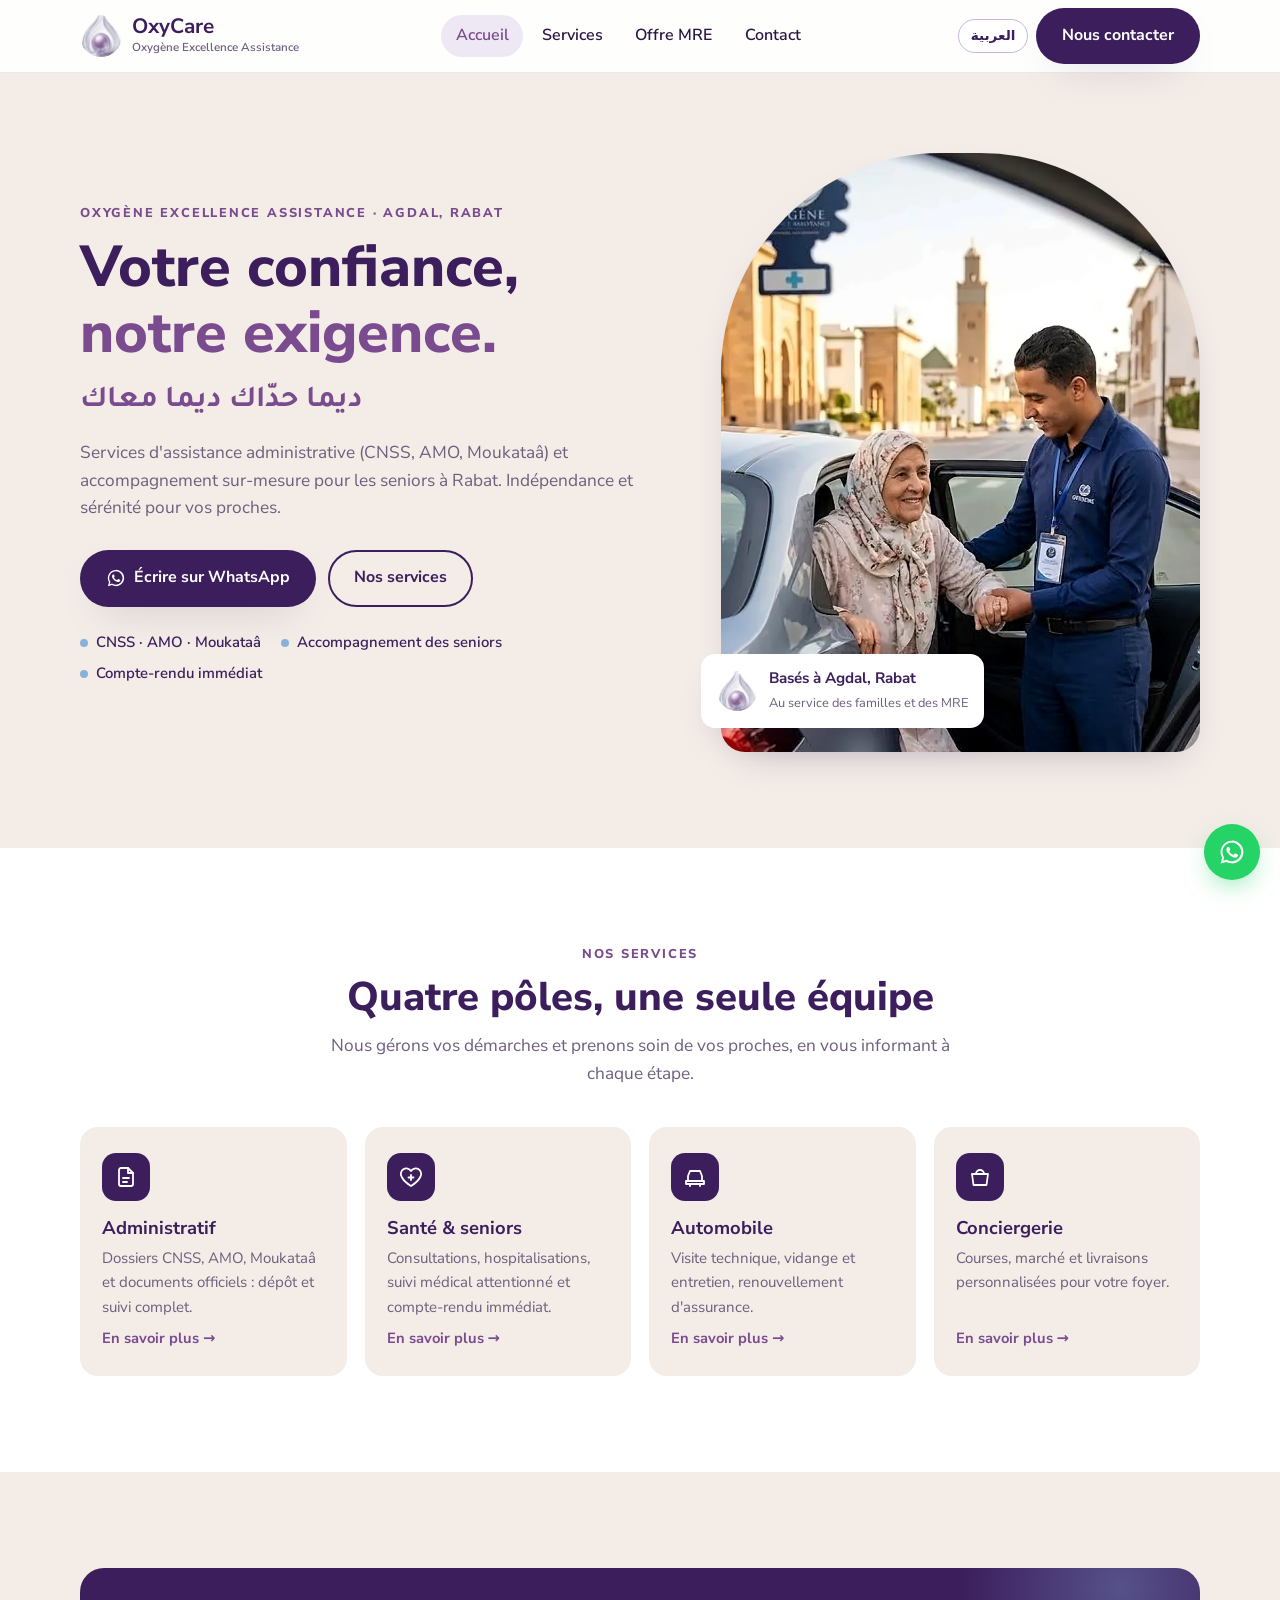
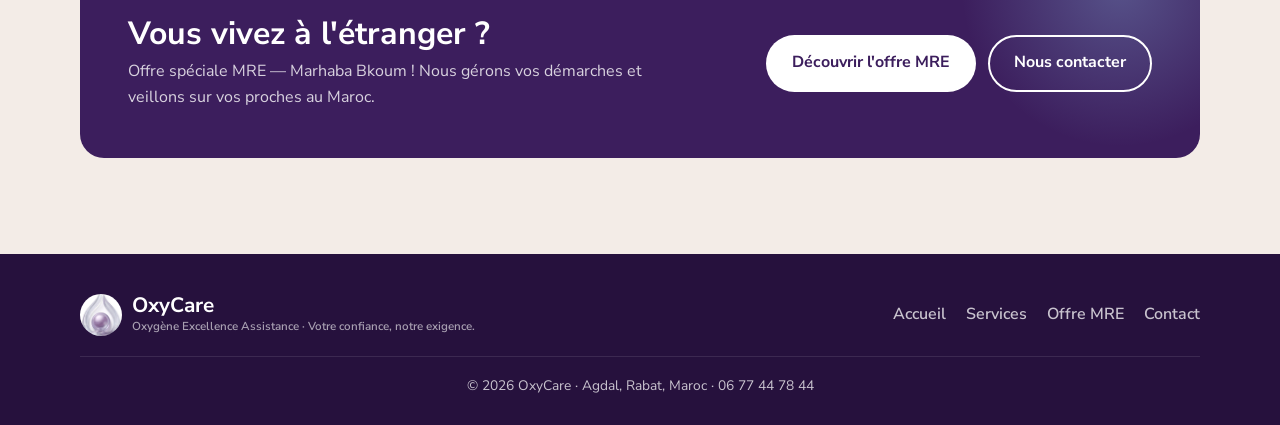
<file: index.html>
<!DOCTYPE html>
<html lang="fr" dir="ltr">
<head>
  <meta charset="UTF-8">
  <script>document.documentElement.classList.add("js")</script>
  <meta name="viewport" content="width=device-width, initial-scale=1">
  <title>OxyCare – Oxygène Excellence Assistance | Rabat</title>
  <meta name="description" content="OxyCare (Oxygène Excellence Assistance) : assistance administrative (CNSS, AMO, Moukataâ) et accompagnement sur-mesure des seniors à Rabat.">
  <meta property="og:title" content="OxyCare – Oxygène Excellence Assistance | Rabat">
  <meta property="og:description" content="OxyCare (Oxygène Excellence Assistance) : assistance administrative (CNSS, AMO, Moukataâ) et accompagnement sur-mesure des seniors à Rabat.">
  <meta property="og:image" content="https://douniaelabbassi-dounia.github.io/oxycare-v2/assets/img/og-cover.jpg">
  <meta property="og:type" content="website">
  <meta name="theme-color" content="#3C1E5D">
  <link rel="icon" type="image/png" href="assets/img/favicon.png">
  <link rel="preconnect" href="https://fonts.googleapis.com">
  <link rel="preconnect" href="https://fonts.gstatic.com" crossorigin>
  <link href="https://fonts.googleapis.com/css2?family=Nunito+Sans:opsz,wght@6..12,400;6..12,600;6..12,700;6..12,800&family=Tajawal:wght@500;700;800&display=swap" rel="stylesheet">
  <link rel="stylesheet" href="css/style.css">
</head>
<body>

<header class="header">
  <div class="container header__inner">
    <a href="index.html" class="brand" aria-label="OxyCare – accueil">
      <img src="assets/img/oxycare-icon.jpg" alt="">
      <span><strong>OxyCare</strong><small>Oxygène Excellence Assistance</small></span>
    </a>
    <nav class="nav" id="nav" aria-label="Navigation principale">
      <a href="index.html" data-i18n="nav.home" aria-current="page">Accueil</a>
      <a href="services.html" data-i18n="nav.services">Services</a>
      <a href="mre.html" data-i18n="nav.mre">Offre MRE</a>
      <a href="contact.html" data-i18n="nav.contact">Contact</a>
    </nav>
    <div class="header__actions">
      <button class="lang" id="langToggle" type="button" aria-label="Changer de langue">العربية</button>
      <a class="btn btn--primary" href="contact.html" data-i18n="cta.contact">Nous contacter</a>
      <button class="burger" id="burger" type="button" aria-label="Menu" aria-expanded="false" aria-controls="nav"><span></span><span></span><span></span></button>
    </div>
  </div>
</header>

<main>

<section class="hero">
  <div class="container hero__inner">
    <div class="fade">
      <p class="eyebrow" data-i18n="hero.eyebrow">Oxygène Excellence Assistance · Agdal, Rabat</p>
      <h1><span data-i18n="hero.t1">Votre confiance,</span><br><span class="accent" data-i18n="hero.t2">notre exigence.</span></h1>
      <p class="ar-slogan" lang="ar" dir="rtl">ديما حدّاك ديما معاك</p>
      <p class="lead" data-i18n="hero.lead">Services d'assistance administrative (CNSS, AMO, Moukataâ) et accompagnement sur-mesure pour les seniors à Rabat. Indépendance et sérénité pour vos proches.</p>
      <div class="hero__cta">
        <a class="btn btn--primary" data-link="whatsapp" href="#" target="_blank" rel="noopener"><svg viewBox="0 0 32 32" aria-hidden="true"><path fill="currentColor" d="M16 3a13 13 0 0 0-11.2 19.6L3 29l6.6-1.7A13 13 0 1 0 16 3Zm0 23.7c-2 0-4-.6-5.7-1.6l-.4-.2-3.9 1 1-3.8-.3-.4A10.7 10.7 0 1 1 16 26.7Zm5.9-8c-.3-.2-1.9-1-2.2-1-.3-.1-.5-.2-.7.2l-1 1.2c-.2.2-.4.2-.7.1a8.8 8.8 0 0 1-4.4-3.8c-.3-.6.3-.5 1-1.7.1-.2 0-.4 0-.6l-1-2.4c-.3-.6-.5-.5-.7-.5h-.6c-.2 0-.6.1-.9.4-.3.3-1.1 1.1-1.1 2.7s1.2 3.2 1.3 3.4c.2.2 2.3 3.5 5.6 4.9 2.1.9 2.9 1 4 .8.6-.1 1.9-.8 2.2-1.5.3-.7.3-1.4.2-1.5l-.6-.4Z"/></svg><span data-i18n="hero.cta1">Écrire sur WhatsApp</span></a>
        <a class="btn btn--outline" href="services.html" data-i18n="hero.cta2">Nos services</a>
      </div>
      <ul class="hero__trust">
        <li>CNSS · AMO · Moukataâ</li>
        <li data-i18n="trust.2">Accompagnement des seniors</li>
        <li data-i18n="trust.3">Compte-rendu immédiat</li>
      </ul>
    </div>
    <div class="hero__photo fade">
      <picture><source srcset="assets/img/photos/accompagnement-senior.webp" type="image/webp"><img src="assets/img/photos/accompagnement-senior.jpg" alt="Un accompagnateur OxyCare aide une dame âgée à sortir de la voiture, à Rabat" ></picture>
      <div class="hero__badge">
        <img src="assets/img/oxycare-icon.jpg" alt="">
        <div><strong data-i18n="badge.t">Basés à Agdal, Rabat</strong><small data-i18n="badge.s">Au service des familles et des MRE</small></div>
      </div>
    </div>
  </div>
</section>

<section class="section section--white">
  <div class="container">
    <div class="center fade">
      <p class="eyebrow" data-i18n="poles.eyebrow">Nos services</p>
      <h2 class="title" data-i18n="poles.title">Quatre pôles, une seule équipe</h2>
      <p class="lead" data-i18n="poles.lead">Nous gérons vos démarches et prenons soin de vos proches, en vous informant à chaque étape.</p>
    </div>
    <div class="poles">
      <a class="pole fade" href="services.html#administratif"><span class="pole__icon"><svg viewBox="0 0 24 24" aria-hidden="true"><path d="M14 3H7a2 2 0 0 0-2 2v14a2 2 0 0 0 2 2h10a2 2 0 0 0 2-2V8Z"/><path d="M14 3v5h5M9 13h6M9 17h4"/></svg></span><h3 data-i18n="p.admin.t">Administratif</h3><p data-i18n="p.admin.d">Dossiers CNSS, AMO, Moukataâ et documents officiels : dépôt et suivi complet.</p><span class="pole__more" data-i18n="more">En savoir plus →</span></a>
      <a class="pole fade" href="services.html#sante"><span class="pole__icon"><svg viewBox="0 0 24 24" aria-hidden="true"><path d="M12 21s-7-4.4-9.3-9A5.4 5.4 0 0 1 12 6a5.4 5.4 0 0 1 9.3 6c-2.3 4.6-9.3 9-9.3 9Z"/><path d="M12 10v5M9.5 12.5h5"/></svg></span><h3 data-i18n="p.sante.t">Santé & seniors</h3><p data-i18n="p.sante.d">Consultations, hospitalisations, suivi médical attentionné et compte-rendu immédiat.</p><span class="pole__more" data-i18n="more">En savoir plus →</span></a>
      <a class="pole fade" href="services.html#automobile"><span class="pole__icon"><svg viewBox="0 0 24 24" aria-hidden="true"><path d="M5 16V11l2-5h10l2 5v5"/><path d="M3 16h18v3H3zM7 19v2M17 19v2"/></svg></span><h3 data-i18n="p.auto.t">Automobile</h3><p data-i18n="p.auto.d">Visite technique, vidange et entretien, renouvellement d'assurance.</p><span class="pole__more" data-i18n="more">En savoir plus →</span></a>
      <a class="pole fade" href="services.html#conciergerie"><span class="pole__icon"><svg viewBox="0 0 24 24" aria-hidden="true"><path d="M4 9h16l-1.5 11h-13Z"/><path d="M8 9a4 4 0 0 1 8 0"/></svg></span><h3 data-i18n="p.conc.t">Conciergerie</h3><p data-i18n="p.conc.d">Courses, marché et livraisons personnalisées pour votre foyer.</p><span class="pole__more" data-i18n="more">En savoir plus →</span></a>
    </div>
  </div>
</section>

<section class="section">
  <div class="container">
    <div class="cta-band fade">
      <div>
        <h2 data-i18n="band.t">Vous vivez à l'étranger ?</h2>
        <p data-i18n="band.p">Offre spéciale MRE — Marhaba Bkoum ! Nous gérons vos démarches et veillons sur vos proches au Maroc.</p>
      </div>
      <div class="cta-band__actions">
        <a class="btn btn--light" href="mre.html" data-i18n="band.cta1">Découvrir l'offre MRE</a>
        <a class="btn btn--outline" style="border-color:#fff;color:#fff" href="contact.html" data-i18n="band.cta2">Nous contacter</a>
      </div>
    </div>
  </div>
</section>
</main>

<footer class="footer">
  <div class="container footer__inner">
    <a href="index.html" class="brand">
      <img src="assets/img/oxycare-icon.jpg" alt="">
      <span><strong>OxyCare</strong><small>Oxygène Excellence Assistance · <span data-i18n="footer.motto">Votre confiance, notre exigence.</span></small></span>
    </a>
    <nav class="footer__links" aria-label="Pied de page">
      <a href="index.html" data-i18n="nav.home">Accueil</a>
      <a href="services.html" data-i18n="nav.services">Services</a>
      <a href="mre.html" data-i18n="nav.mre">Offre MRE</a>
      <a href="contact.html" data-i18n="nav.contact">Contact</a>
    </nav>
    <p class="footer__copy">© <span data-year></span> OxyCare · <span data-i18n="c.city">Agdal, Rabat, Maroc</span> · <span class="ltr">06 77 44 78 44</span></p>
  </div>
</footer>

<a class="wa-float" data-link="whatsapp" href="#" target="_blank" rel="noopener" aria-label="Écrire sur WhatsApp"><svg viewBox="0 0 32 32" aria-hidden="true"><path fill="currentColor" d="M16 3a13 13 0 0 0-11.2 19.6L3 29l6.6-1.7A13 13 0 1 0 16 3Zm0 23.7c-2 0-4-.6-5.7-1.6l-.4-.2-3.9 1 1-3.8-.3-.4A10.7 10.7 0 1 1 16 26.7Zm5.9-8c-.3-.2-1.9-1-2.2-1-.3-.1-.5-.2-.7.2l-1 1.2c-.2.2-.4.2-.7.1a8.8 8.8 0 0 1-4.4-3.8c-.3-.6.3-.5 1-1.7.1-.2 0-.4 0-.6l-1-2.4c-.3-.6-.5-.5-.7-.5h-.6c-.2 0-.6.1-.9.4-.3.3-1.1 1.1-1.1 2.7s1.2 3.2 1.3 3.4c.2.2 2.3 3.5 5.6 4.9 2.1.9 2.9 1 4 .8.6-.1 1.9-.8 2.2-1.5.3-.7.3-1.4.2-1.5l-.6-.4Z"/></svg></a>

<script src="js/app.js"></script>
</body>
</html>
</file>
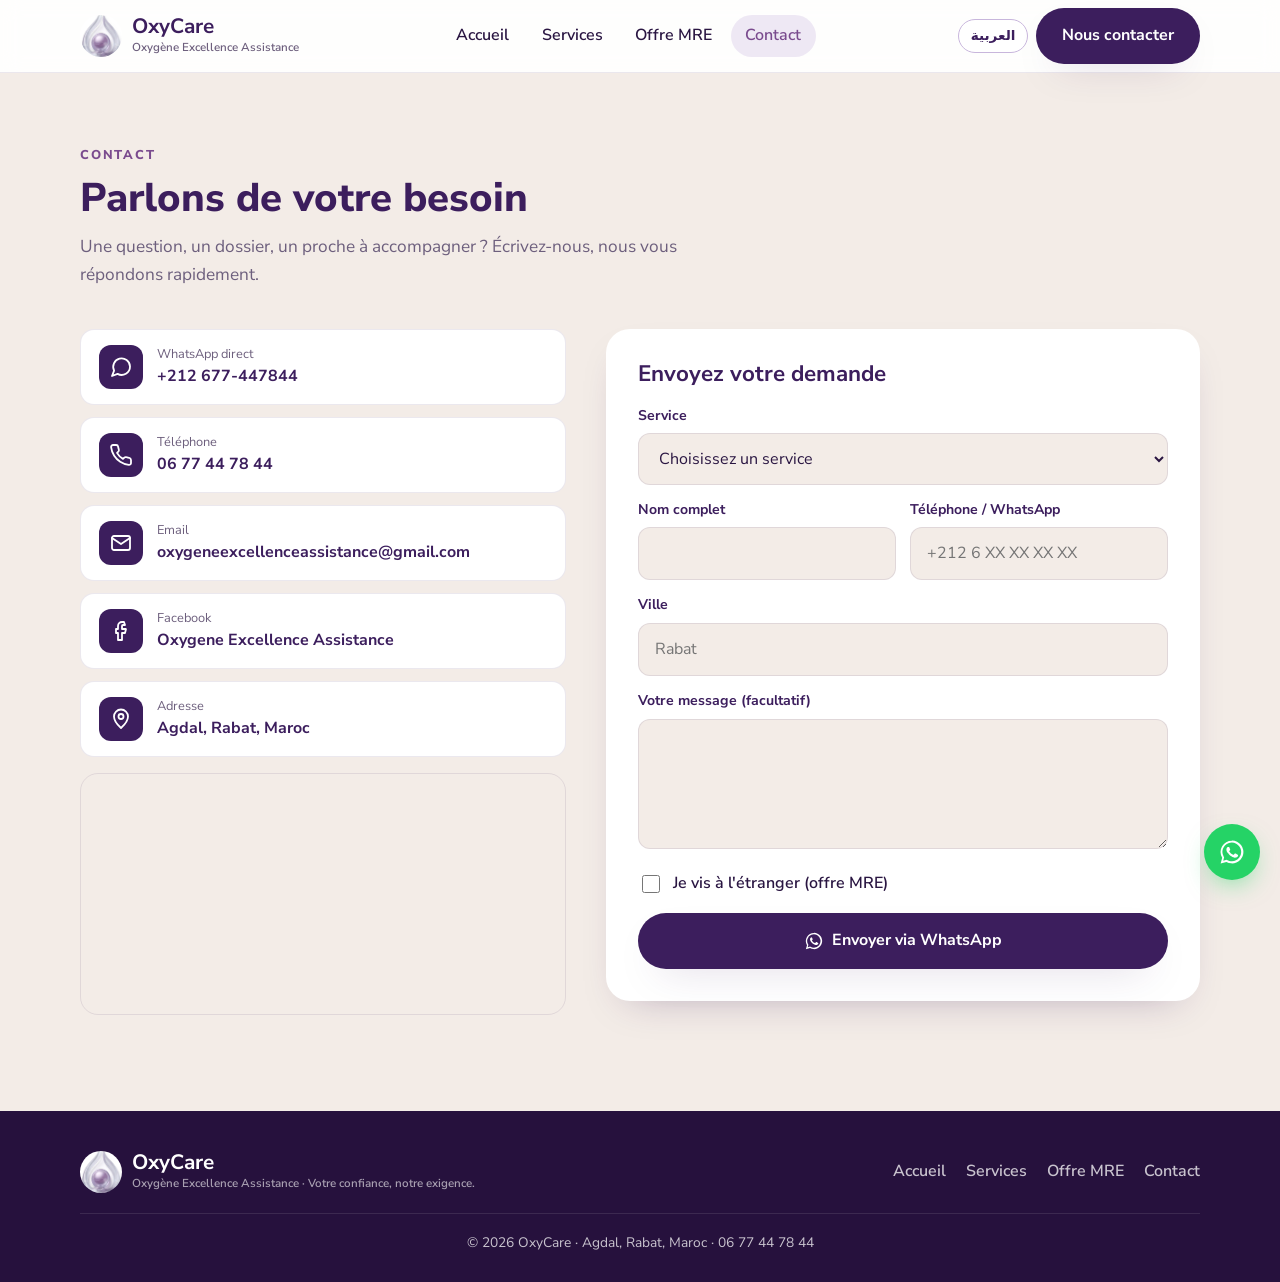
<file: contact.html>
<!DOCTYPE html>
<html lang="fr" dir="ltr">
<head>
  <meta charset="UTF-8">
  <script>document.documentElement.classList.add("js")</script>
  <meta name="viewport" content="width=device-width, initial-scale=1">
  <title>Contact – OxyCare</title>
  <meta name="description" content="WhatsApp 06 77 44 78 44 · oxygeneexcellenceassistance@gmail.com · Agdal, Rabat.">
  <meta property="og:title" content="Contact – OxyCare">
  <meta property="og:description" content="WhatsApp 06 77 44 78 44 · oxygeneexcellenceassistance@gmail.com · Agdal, Rabat.">
  <meta property="og:image" content="https://douniaelabbassi-dounia.github.io/oxycare-v2/assets/img/og-cover.jpg">
  <meta property="og:type" content="website">
  <meta name="theme-color" content="#3C1E5D">
  <link rel="icon" type="image/png" href="assets/img/favicon.png">
  <link rel="preconnect" href="https://fonts.googleapis.com">
  <link rel="preconnect" href="https://fonts.gstatic.com" crossorigin>
  <link href="https://fonts.googleapis.com/css2?family=Nunito+Sans:opsz,wght@6..12,400;6..12,600;6..12,700;6..12,800&family=Tajawal:wght@500;700;800&display=swap" rel="stylesheet">
  <link rel="stylesheet" href="css/style.css">
</head>
<body>

<header class="header">
  <div class="container header__inner">
    <a href="index.html" class="brand" aria-label="OxyCare – accueil">
      <img src="assets/img/oxycare-icon.jpg" alt="">
      <span><strong>OxyCare</strong><small>Oxygène Excellence Assistance</small></span>
    </a>
    <nav class="nav" id="nav" aria-label="Navigation principale">
      <a href="index.html" data-i18n="nav.home">Accueil</a>
      <a href="services.html" data-i18n="nav.services">Services</a>
      <a href="mre.html" data-i18n="nav.mre">Offre MRE</a>
      <a href="contact.html" data-i18n="nav.contact" aria-current="page">Contact</a>
    </nav>
    <div class="header__actions">
      <button class="lang" id="langToggle" type="button" aria-label="Changer de langue">العربية</button>
      <a class="btn btn--primary" href="contact.html" data-i18n="cta.contact">Nous contacter</a>
      <button class="burger" id="burger" type="button" aria-label="Menu" aria-expanded="false" aria-controls="nav"><span></span><span></span><span></span></button>
    </div>
  </div>
</header>

<main>

<section class="page-head">
  <div class="container fade">
    <p class="eyebrow" data-i18n="c.eyebrow">Contact</p>
    <h1 class="title" data-i18n="c.title">Parlons de votre besoin</h1>
    <p class="lead" data-i18n="c.lead">Une question, un dossier, un proche à accompagner ? Écrivez-nous, nous vous répondons rapidement.</p>
  </div>
</section>
<section class="section" style="padding-top:0">
  <div class="container contact-grid">
    <div class="fade">
      <div class="contact-cards">
        <a class="contact-card" data-link="whatsapp" href="#" target="_blank" rel="noopener"><span class="contact-card__icon"><svg viewBox="0 0 24 24" aria-hidden="true"><path d="M21 11.5a8.4 8.4 0 0 1-12.4 7.4L3 21l2.1-5.4A8.4 8.4 0 1 1 21 11.5Z"/></svg></span><span><small data-i18n="c.wa">WhatsApp direct</small><strong class="ltr">+212 677-447844</strong></span></a>
        <a class="contact-card" data-link="phone" href="#"><span class="contact-card__icon"><svg viewBox="0 0 24 24" aria-hidden="true"><path d="M22 16.9v3a2 2 0 0 1-2.2 2 19.8 19.8 0 0 1-8.6-3.1 19.5 19.5 0 0 1-6-6A19.8 19.8 0 0 1 2.1 4.2 2 2 0 0 1 4.1 2h3a2 2 0 0 1 2 1.7c.1 1 .4 1.9.7 2.8a2 2 0 0 1-.5 2.1L8 9.9a16 16 0 0 0 6 6l1.3-1.3a2 2 0 0 1 2.1-.4c.9.3 1.8.6 2.8.7a2 2 0 0 1 1.7 2Z"/></svg></span><span><small data-i18n="c.phone">Téléphone</small><strong class="ltr">06 77 44 78 44</strong></span></a>
        <a class="contact-card" data-link="email" href="#"><span class="contact-card__icon"><svg viewBox="0 0 24 24" aria-hidden="true"><rect x="3" y="5" width="18" height="14" rx="2"/><path d="m3 7 9 6 9-6"/></svg></span><span><small>Email</small><strong>oxygeneexcellenceassistance@gmail.com</strong></span></a>
        <a class="contact-card" data-link="facebook" href="#" target="_blank" rel="noopener"><span class="contact-card__icon"><svg viewBox="0 0 24 24" aria-hidden="true"><path d="M15 3h-2a4 4 0 0 0-4 4v3H7v4h2v7h4v-7h3l1-4h-4V7a1 1 0 0 1 1-1h2Z"/></svg></span><span><small>Facebook</small><strong>Oxygene Excellence Assistance</strong></span></a>
        <div class="contact-card"><span class="contact-card__icon"><svg viewBox="0 0 24 24" aria-hidden="true"><path d="M12 21s-7-6.2-7-11.5A7 7 0 0 1 19 9.5C19 14.8 12 21 12 21Z"/><circle cx="12" cy="9.5" r="2.5"/></svg></span><span><small data-i18n="c.address">Adresse</small><strong data-i18n="c.city">Agdal, Rabat, Maroc</strong></span></div>
      </div>
      <div class="map"><iframe title="Carte – Agdal, Rabat" loading="lazy" src="https://www.openstreetmap.org/export/embed.html?bbox=-6.8770%2C33.9840%2C-6.8340%2C34.0060&amp;layer=mapnik&amp;marker=33.9950%2C-6.8550"></iframe></div>
    </div>
    <form class="form fade" id="contactForm" novalidate>
      <h2 data-i18n="f.title">Envoyez votre demande</h2>
      <label class="field"><span data-i18n="f.service">Service</span>
        <select name="service" required>
          <option value="" data-i18n="f.choose">Choisissez un service</option>
          <option value="admin" data-fr="Administratif (CNSS, AMO, Moukataâ)" data-i18n="f.o.admin">Administratif (CNSS, AMO, Moukataâ)</option>
          <option value="sante" data-fr="Santé & seniors" data-i18n="f.o.sante">Santé & seniors</option>
          <option value="auto" data-fr="Automobile" data-i18n="f.o.auto">Automobile</option>
          <option value="conc" data-fr="Conciergerie" data-i18n="f.o.conc">Conciergerie</option>
          <option value="autre" data-fr="Autre service" data-i18n="f.o.other">Autre service</option>
        </select>
      </label>
      <div class="row">
        <label class="field"><span data-i18n="f.name">Nom complet</span><input type="text" name="name" autocomplete="name" required></label>
        <label class="field"><span data-i18n="f.phone">Téléphone / WhatsApp</span><input type="tel" name="phone" autocomplete="tel" placeholder="+212 6 XX XX XX XX" required></label>
      </div>
      <label class="field"><span data-i18n="f.city">Ville</span><input type="text" name="city" placeholder="Rabat"></label>
      <label class="field"><span data-i18n="f.msg">Votre message (facultatif)</span><textarea name="message" rows="4"></textarea></label>
      <label class="check"><input type="checkbox" name="mre"><span data-i18n="f.mre">Je vis à l'étranger (offre MRE)</span></label>
      <p class="form__error" id="formError" data-i18n="f.err">Merci de choisir un service et d'indiquer votre nom et un numéro valide.</p>
      <button type="submit" class="btn btn--primary"><svg viewBox="0 0 32 32" aria-hidden="true"><path fill="currentColor" d="M16 3a13 13 0 0 0-11.2 19.6L3 29l6.6-1.7A13 13 0 1 0 16 3Zm0 23.7c-2 0-4-.6-5.7-1.6l-.4-.2-3.9 1 1-3.8-.3-.4A10.7 10.7 0 1 1 16 26.7Zm5.9-8c-.3-.2-1.9-1-2.2-1-.3-.1-.5-.2-.7.2l-1 1.2c-.2.2-.4.2-.7.1a8.8 8.8 0 0 1-4.4-3.8c-.3-.6.3-.5 1-1.7.1-.2 0-.4 0-.6l-1-2.4c-.3-.6-.5-.5-.7-.5h-.6c-.2 0-.6.1-.9.4-.3.3-1.1 1.1-1.1 2.7s1.2 3.2 1.3 3.4c.2.2 2.3 3.5 5.6 4.9 2.1.9 2.9 1 4 .8.6-.1 1.9-.8 2.2-1.5.3-.7.3-1.4.2-1.5l-.6-.4Z"/></svg><span data-i18n="f.submit">Envoyer via WhatsApp</span></button>
      <p class="form__ok" id="formOk" data-i18n="f.ok">WhatsApp s'est ouvert avec votre demande, il ne reste plus qu'à l'envoyer.</p>
    </form>
  </div>
</section>
</main>

<footer class="footer">
  <div class="container footer__inner">
    <a href="index.html" class="brand">
      <img src="assets/img/oxycare-icon.jpg" alt="">
      <span><strong>OxyCare</strong><small>Oxygène Excellence Assistance · <span data-i18n="footer.motto">Votre confiance, notre exigence.</span></small></span>
    </a>
    <nav class="footer__links" aria-label="Pied de page">
      <a href="index.html" data-i18n="nav.home">Accueil</a>
      <a href="services.html" data-i18n="nav.services">Services</a>
      <a href="mre.html" data-i18n="nav.mre">Offre MRE</a>
      <a href="contact.html" data-i18n="nav.contact">Contact</a>
    </nav>
    <p class="footer__copy">© <span data-year></span> OxyCare · <span data-i18n="c.city">Agdal, Rabat, Maroc</span> · <span class="ltr">06 77 44 78 44</span></p>
  </div>
</footer>

<a class="wa-float" data-link="whatsapp" href="#" target="_blank" rel="noopener" aria-label="Écrire sur WhatsApp"><svg viewBox="0 0 32 32" aria-hidden="true"><path fill="currentColor" d="M16 3a13 13 0 0 0-11.2 19.6L3 29l6.6-1.7A13 13 0 1 0 16 3Zm0 23.7c-2 0-4-.6-5.7-1.6l-.4-.2-3.9 1 1-3.8-.3-.4A10.7 10.7 0 1 1 16 26.7Zm5.9-8c-.3-.2-1.9-1-2.2-1-.3-.1-.5-.2-.7.2l-1 1.2c-.2.2-.4.2-.7.1a8.8 8.8 0 0 1-4.4-3.8c-.3-.6.3-.5 1-1.7.1-.2 0-.4 0-.6l-1-2.4c-.3-.6-.5-.5-.7-.5h-.6c-.2 0-.6.1-.9.4-.3.3-1.1 1.1-1.1 2.7s1.2 3.2 1.3 3.4c.2.2 2.3 3.5 5.6 4.9 2.1.9 2.9 1 4 .8.6-.1 1.9-.8 2.2-1.5.3-.7.3-1.4.2-1.5l-.6-.4Z"/></svg></a>

<script src="js/app.js"></script>
</body>
</html>
</file>
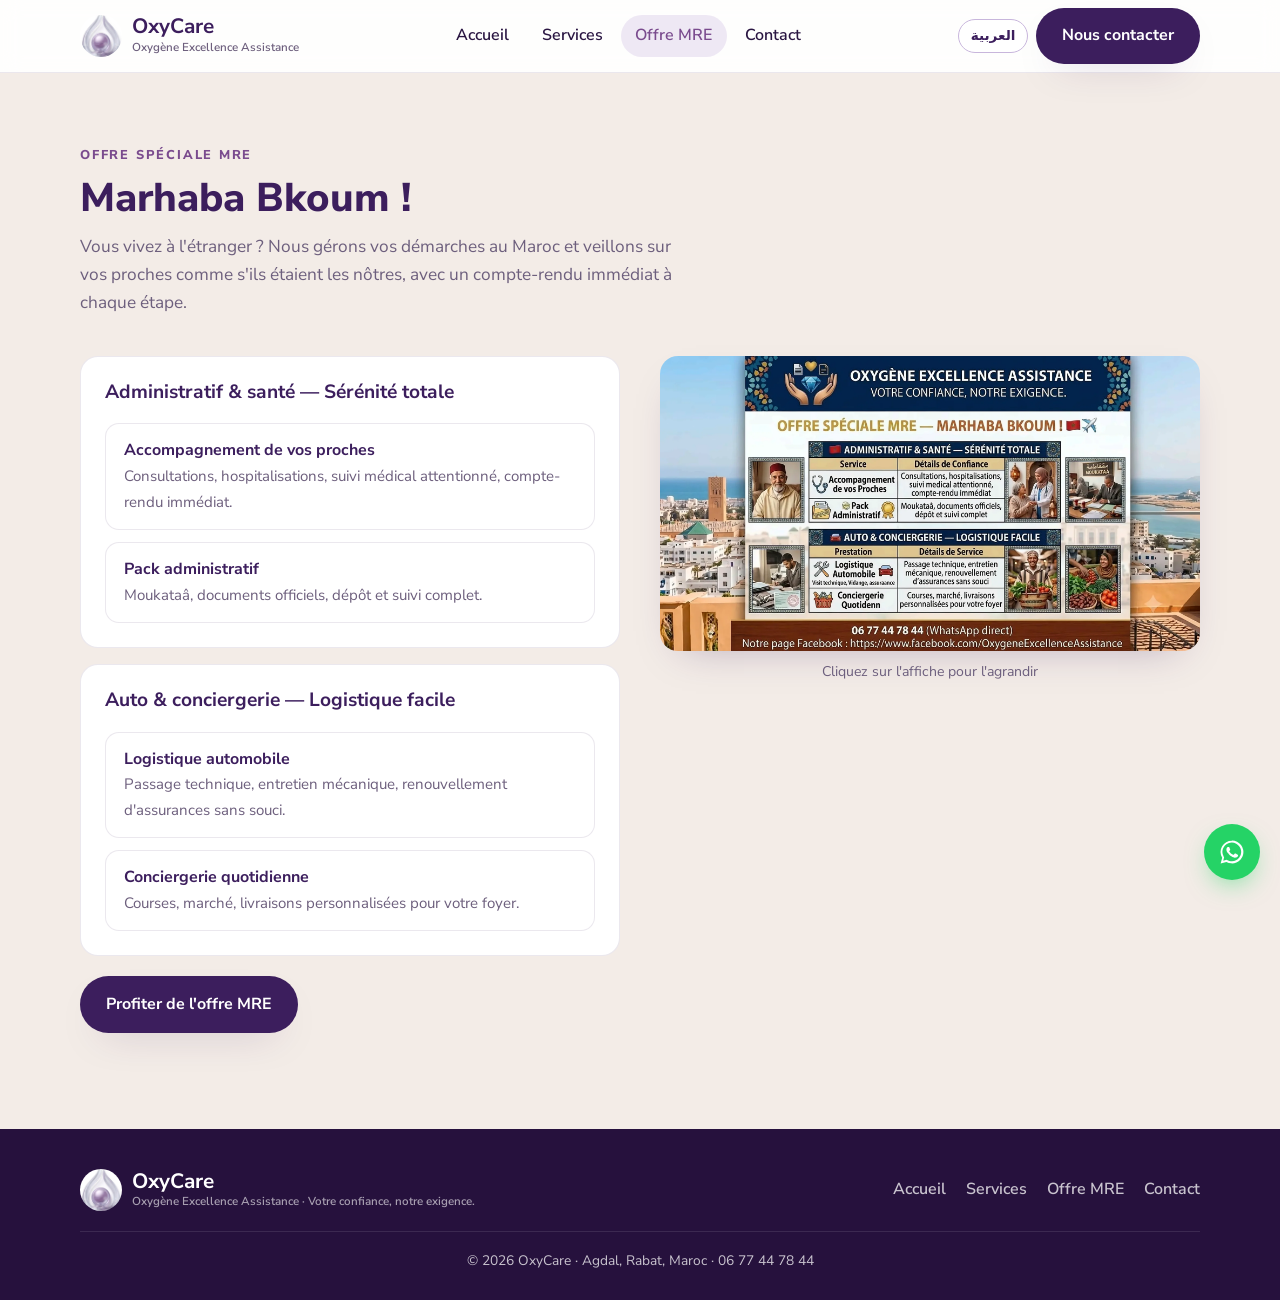
<file: mre.html>
<!DOCTYPE html>
<html lang="fr" dir="ltr">
<head>
  <meta charset="UTF-8">
  <script>document.documentElement.classList.add("js")</script>
  <meta name="viewport" content="width=device-width, initial-scale=1">
  <title>Offre spéciale MRE – OxyCare</title>
  <meta name="description" content="Marhaba Bkoum ! Démarches et accompagnement de vos proches au Maroc pendant que vous êtes à l'étranger.">
  <meta property="og:title" content="Offre spéciale MRE – OxyCare">
  <meta property="og:description" content="Marhaba Bkoum ! Démarches et accompagnement de vos proches au Maroc pendant que vous êtes à l'étranger.">
  <meta property="og:image" content="https://douniaelabbassi-dounia.github.io/oxycare-v2/assets/img/og-cover.jpg">
  <meta property="og:type" content="website">
  <meta name="theme-color" content="#3C1E5D">
  <link rel="icon" type="image/png" href="assets/img/favicon.png">
  <link rel="preconnect" href="https://fonts.googleapis.com">
  <link rel="preconnect" href="https://fonts.gstatic.com" crossorigin>
  <link href="https://fonts.googleapis.com/css2?family=Nunito+Sans:opsz,wght@6..12,400;6..12,600;6..12,700;6..12,800&family=Tajawal:wght@500;700;800&display=swap" rel="stylesheet">
  <link rel="stylesheet" href="css/style.css">
</head>
<body>

<header class="header">
  <div class="container header__inner">
    <a href="index.html" class="brand" aria-label="OxyCare – accueil">
      <img src="assets/img/oxycare-icon.jpg" alt="">
      <span><strong>OxyCare</strong><small>Oxygène Excellence Assistance</small></span>
    </a>
    <nav class="nav" id="nav" aria-label="Navigation principale">
      <a href="index.html" data-i18n="nav.home">Accueil</a>
      <a href="services.html" data-i18n="nav.services">Services</a>
      <a href="mre.html" data-i18n="nav.mre" aria-current="page">Offre MRE</a>
      <a href="contact.html" data-i18n="nav.contact">Contact</a>
    </nav>
    <div class="header__actions">
      <button class="lang" id="langToggle" type="button" aria-label="Changer de langue">العربية</button>
      <a class="btn btn--primary" href="contact.html" data-i18n="cta.contact">Nous contacter</a>
      <button class="burger" id="burger" type="button" aria-label="Menu" aria-expanded="false" aria-controls="nav"><span></span><span></span><span></span></button>
    </div>
  </div>
</header>

<main>

<section class="page-head">
  <div class="container fade">
    <p class="eyebrow" data-i18n="m.eyebrow">Offre spéciale MRE</p>
    <h1 class="title" data-i18n="m.title">Marhaba Bkoum !</h1>
    <p class="lead" data-i18n="m.lead">Vous vivez à l'étranger ? Nous gérons vos démarches au Maroc et veillons sur vos proches comme s'ils étaient les nôtres, avec un compte-rendu immédiat à chaque étape.</p>
  </div>
</section>
<section class="section" style="padding-top:0">
  <div class="container mre-grid">
    <div class="fade">
      <div class="pack">
        <h2 data-i18n="m.p1">Administratif & santé — Sérénité totale</h2>
        <ul class="list">
          <li><strong data-i18n="m.p1a">Accompagnement de vos proches</strong><span data-i18n="m.p1ad">Consultations, hospitalisations, suivi médical attentionné, compte-rendu immédiat.</span></li>
          <li><strong data-i18n="m.p1b">Pack administratif</strong><span data-i18n="m.p1bd">Moukataâ, documents officiels, dépôt et suivi complet.</span></li>
        </ul>
      </div>
      <div class="pack">
        <h2 data-i18n="m.p2">Auto & conciergerie — Logistique facile</h2>
        <ul class="list">
          <li><strong data-i18n="m.p2a">Logistique automobile</strong><span data-i18n="m.p2ad">Passage technique, entretien mécanique, renouvellement d'assurances sans souci.</span></li>
          <li><strong data-i18n="m.p2b">Conciergerie quotidienne</strong><span data-i18n="m.p2bd">Courses, marché, livraisons personnalisées pour votre foyer.</span></li>
        </ul>
      </div>
      <a class="btn btn--primary" style="margin-top:20px" href="contact.html?mre" data-i18n="m.cta">Profiter de l'offre MRE</a>
    </div>
    <div class="fade">
      <a class="poster" href="assets/img/photos/affiche-mre.jpg" target="_blank" rel="noopener"><picture><source srcset="assets/img/photos/affiche-mre.webp" type="image/webp"><img src="assets/img/photos/affiche-mre.jpg" alt="Affiche : Offre spéciale MRE — Marhaba Bkoum !" loading="lazy"></picture></a>
      <p class="poster-note" data-i18n="m.note">Cliquez sur l'affiche pour l'agrandir</p>
    </div>
  </div>
</section>
</main>

<footer class="footer">
  <div class="container footer__inner">
    <a href="index.html" class="brand">
      <img src="assets/img/oxycare-icon.jpg" alt="">
      <span><strong>OxyCare</strong><small>Oxygène Excellence Assistance · <span data-i18n="footer.motto">Votre confiance, notre exigence.</span></small></span>
    </a>
    <nav class="footer__links" aria-label="Pied de page">
      <a href="index.html" data-i18n="nav.home">Accueil</a>
      <a href="services.html" data-i18n="nav.services">Services</a>
      <a href="mre.html" data-i18n="nav.mre">Offre MRE</a>
      <a href="contact.html" data-i18n="nav.contact">Contact</a>
    </nav>
    <p class="footer__copy">© <span data-year></span> OxyCare · <span data-i18n="c.city">Agdal, Rabat, Maroc</span> · <span class="ltr">06 77 44 78 44</span></p>
  </div>
</footer>

<a class="wa-float" data-link="whatsapp" href="#" target="_blank" rel="noopener" aria-label="Écrire sur WhatsApp"><svg viewBox="0 0 32 32" aria-hidden="true"><path fill="currentColor" d="M16 3a13 13 0 0 0-11.2 19.6L3 29l6.6-1.7A13 13 0 1 0 16 3Zm0 23.7c-2 0-4-.6-5.7-1.6l-.4-.2-3.9 1 1-3.8-.3-.4A10.7 10.7 0 1 1 16 26.7Zm5.9-8c-.3-.2-1.9-1-2.2-1-.3-.1-.5-.2-.7.2l-1 1.2c-.2.2-.4.2-.7.1a8.8 8.8 0 0 1-4.4-3.8c-.3-.6.3-.5 1-1.7.1-.2 0-.4 0-.6l-1-2.4c-.3-.6-.5-.5-.7-.5h-.6c-.2 0-.6.1-.9.4-.3.3-1.1 1.1-1.1 2.7s1.2 3.2 1.3 3.4c.2.2 2.3 3.5 5.6 4.9 2.1.9 2.9 1 4 .8.6-.1 1.9-.8 2.2-1.5.3-.7.3-1.4.2-1.5l-.6-.4Z"/></svg></a>

<script src="js/app.js"></script>
</body>
</html>
</file>
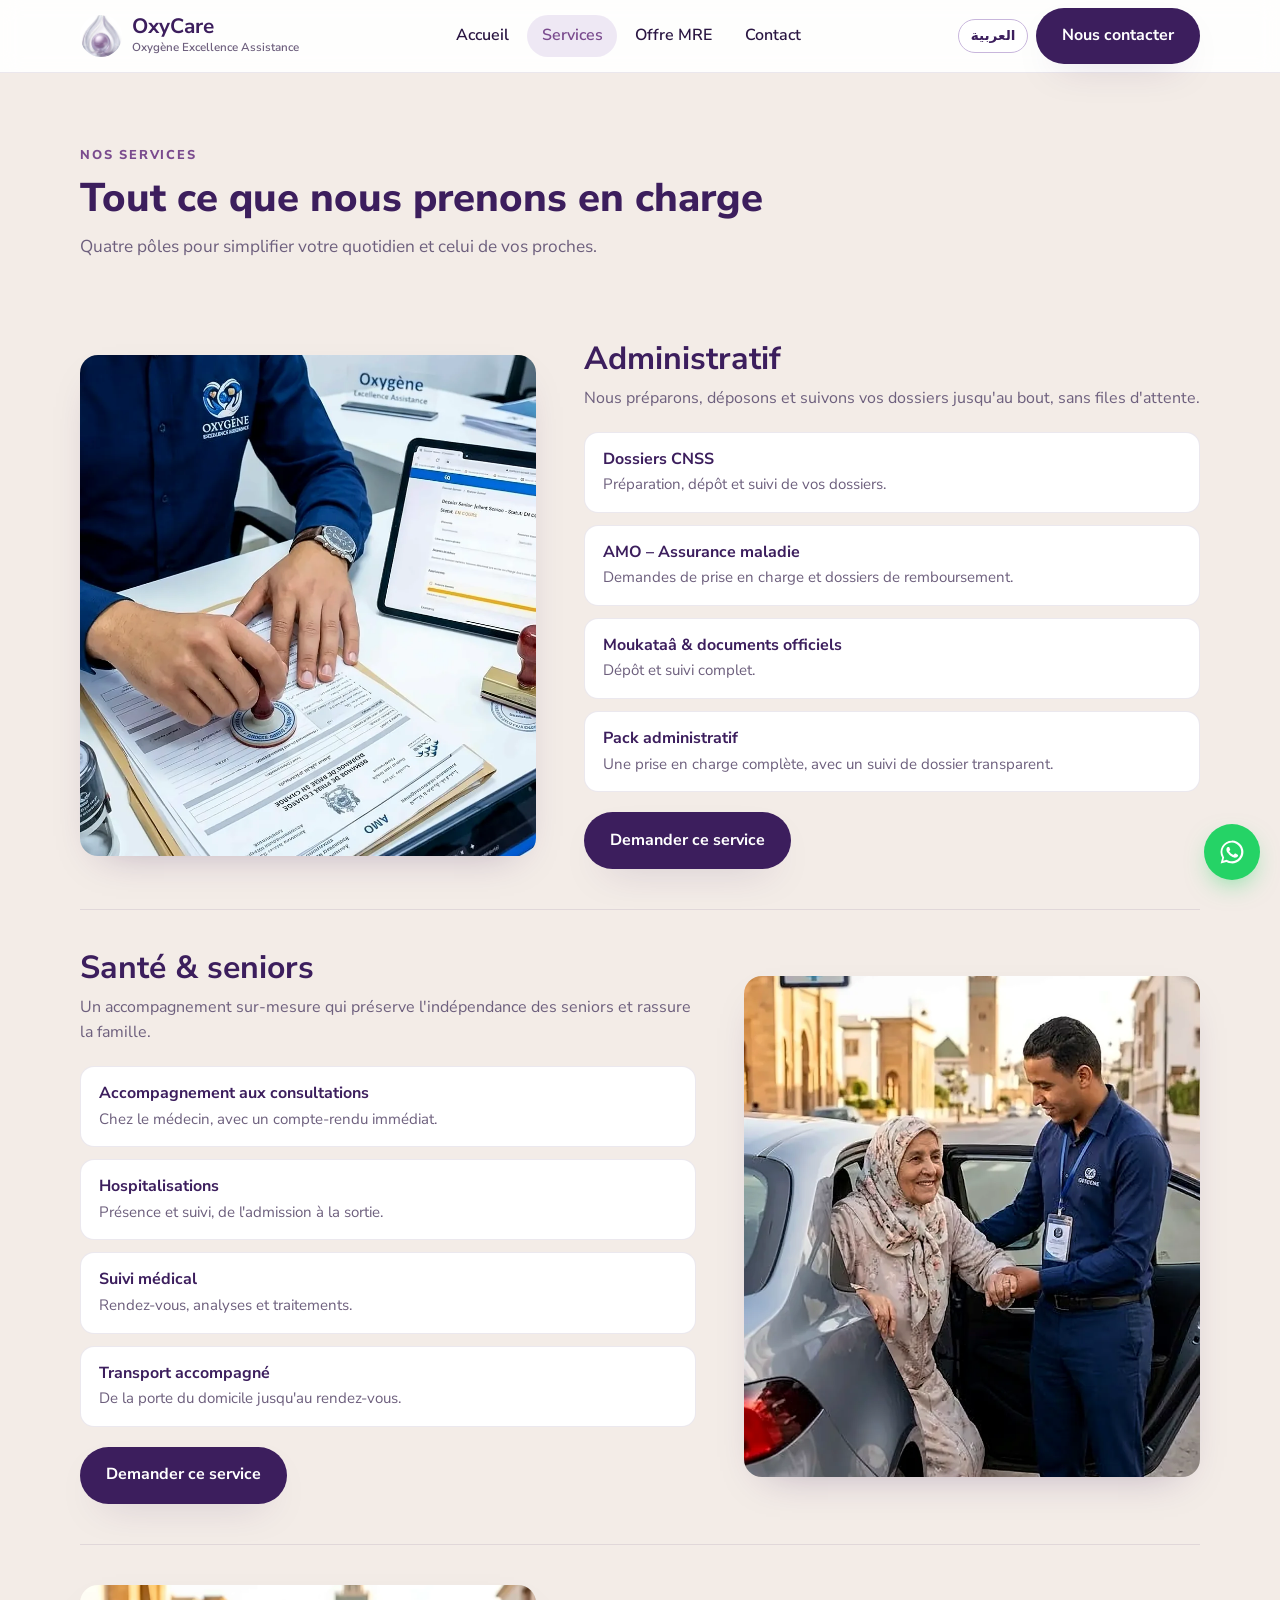
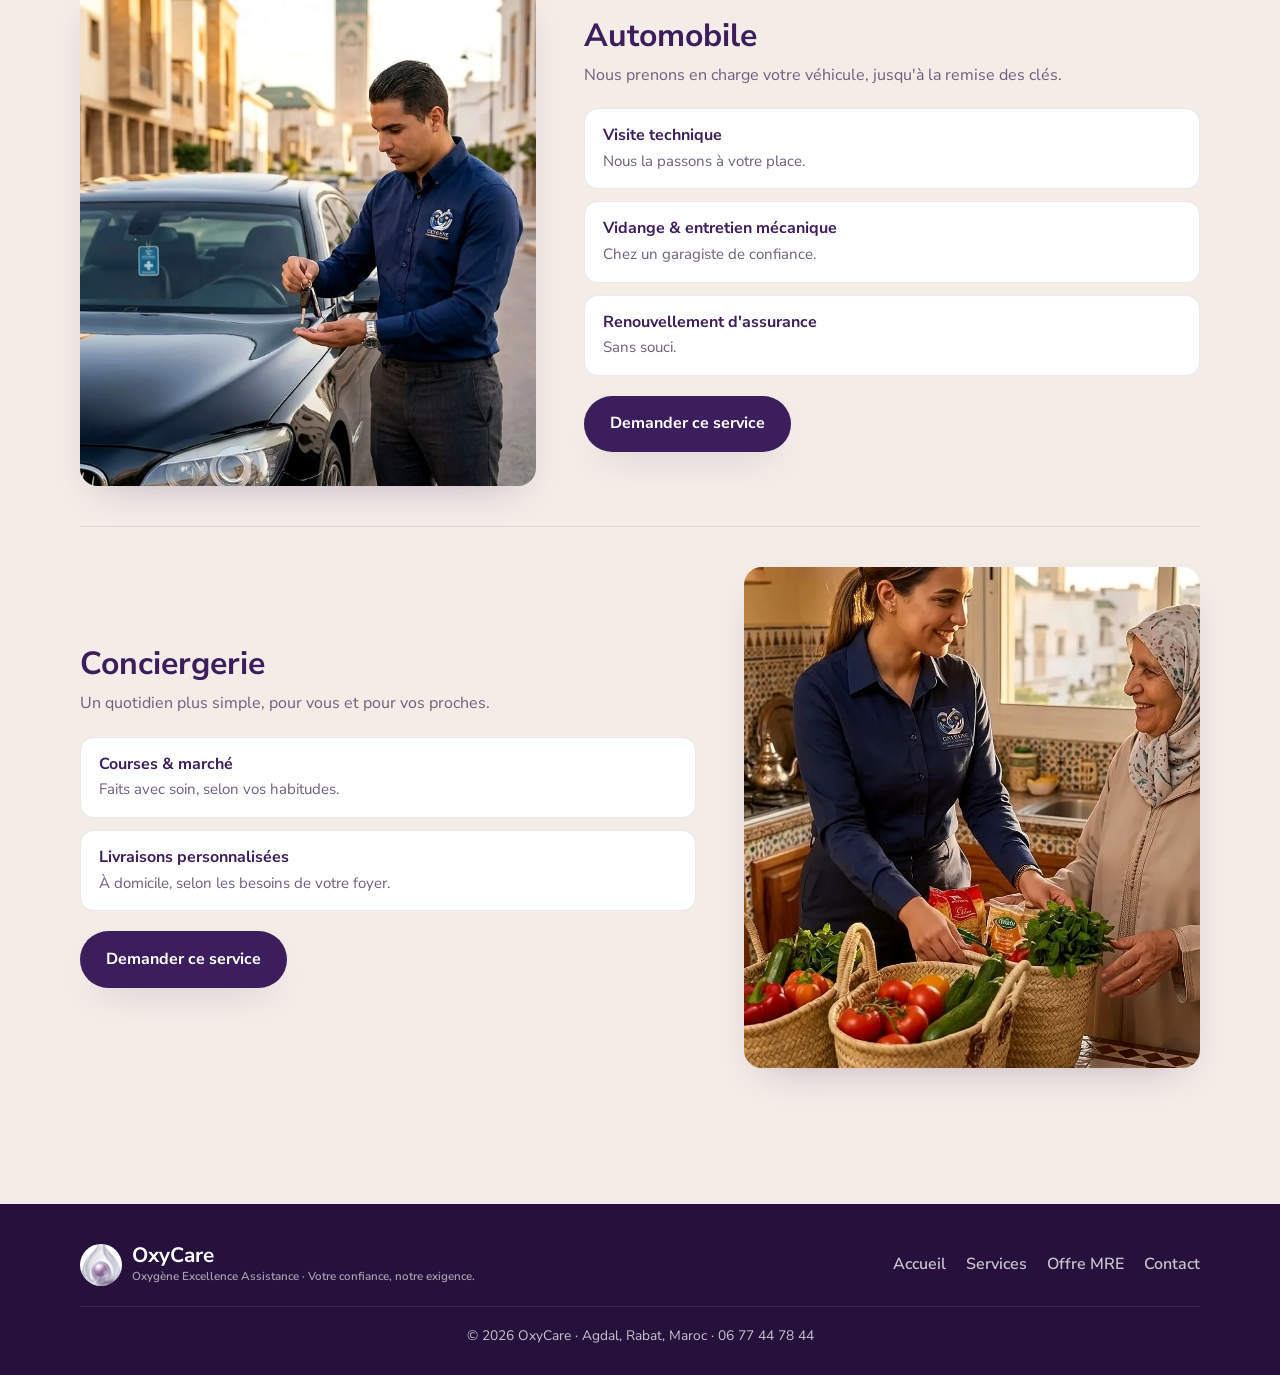
<file: services.html>
<!DOCTYPE html>
<html lang="fr" dir="ltr">
<head>
  <meta charset="UTF-8">
  <script>document.documentElement.classList.add("js")</script>
  <meta name="viewport" content="width=device-width, initial-scale=1">
  <title>Nos services – OxyCare</title>
  <meta name="description" content="Administratif, santé & seniors, automobile et conciergerie à Rabat.">
  <meta property="og:title" content="Nos services – OxyCare">
  <meta property="og:description" content="Administratif, santé & seniors, automobile et conciergerie à Rabat.">
  <meta property="og:image" content="https://douniaelabbassi-dounia.github.io/oxycare-v2/assets/img/og-cover.jpg">
  <meta property="og:type" content="website">
  <meta name="theme-color" content="#3C1E5D">
  <link rel="icon" type="image/png" href="assets/img/favicon.png">
  <link rel="preconnect" href="https://fonts.googleapis.com">
  <link rel="preconnect" href="https://fonts.gstatic.com" crossorigin>
  <link href="https://fonts.googleapis.com/css2?family=Nunito+Sans:opsz,wght@6..12,400;6..12,600;6..12,700;6..12,800&family=Tajawal:wght@500;700;800&display=swap" rel="stylesheet">
  <link rel="stylesheet" href="css/style.css">
</head>
<body>

<header class="header">
  <div class="container header__inner">
    <a href="index.html" class="brand" aria-label="OxyCare – accueil">
      <img src="assets/img/oxycare-icon.jpg" alt="">
      <span><strong>OxyCare</strong><small>Oxygène Excellence Assistance</small></span>
    </a>
    <nav class="nav" id="nav" aria-label="Navigation principale">
      <a href="index.html" data-i18n="nav.home">Accueil</a>
      <a href="services.html" data-i18n="nav.services" aria-current="page">Services</a>
      <a href="mre.html" data-i18n="nav.mre">Offre MRE</a>
      <a href="contact.html" data-i18n="nav.contact">Contact</a>
    </nav>
    <div class="header__actions">
      <button class="lang" id="langToggle" type="button" aria-label="Changer de langue">العربية</button>
      <a class="btn btn--primary" href="contact.html" data-i18n="cta.contact">Nous contacter</a>
      <button class="burger" id="burger" type="button" aria-label="Menu" aria-expanded="false" aria-controls="nav"><span></span><span></span><span></span></button>
    </div>
  </div>
</header>

<main>

<section class="page-head">
  <div class="container fade">
    <p class="eyebrow" data-i18n="sv.eyebrow">Nos services</p>
    <h1 class="title" data-i18n="sv.title">Tout ce que nous prenons en charge</h1>
    <p class="lead" data-i18n="sv.lead">Quatre pôles pour simplifier votre quotidien et celui de vos proches.</p>
  </div>
</section>
<section class="section" style="padding-top:0">
  <div class="container">
    <article class="service-block fade" id="administratif">
      <div class="service-block__photo"><picture><source srcset="assets/img/photos/dossier-administratif.webp" type="image/webp"><img src="assets/img/photos/dossier-administratif.jpg" alt="Un conseiller tamponne une demande de prise en charge AMO" loading="lazy"></picture></div>
      <div>
        <h2 data-i18n="p.admin.t">Administratif</h2>
        <p data-i18n="s.admin.p">Nous préparons, déposons et suivons vos dossiers jusqu'au bout, sans files d'attente.</p>
        <ul class="list">
          <li><strong data-i18n="s.cnss.t">Dossiers CNSS</strong><span data-i18n="s.cnss.d">Préparation, dépôt et suivi de vos dossiers.</span></li>
          <li><strong data-i18n="s.amo.t">AMO – Assurance maladie</strong><span data-i18n="s.amo.d">Demandes de prise en charge et dossiers de remboursement.</span></li>
          <li><strong data-i18n="s.mouk.t">Moukataâ & documents officiels</strong><span data-i18n="s.mouk.d">Dépôt et suivi complet.</span></li>
          <li><strong data-i18n="s.pack.t">Pack administratif</strong><span data-i18n="s.pack.d">Une prise en charge complète, avec un suivi de dossier transparent.</span></li>
        </ul>
        <a class="btn btn--primary" style="margin-top:20px" href="contact.html?service=admin" data-i18n="s.ask">Demander ce service</a>
      </div>
    </article>
    <article class="service-block fade" id="sante">
      <div class="service-block__photo"><picture><source srcset="assets/img/photos/accompagnement-senior.webp" type="image/webp"><img src="assets/img/photos/accompagnement-senior.jpg" alt="Accompagnement d'une dame âgée à son rendez-vous" loading="lazy"></picture></div>
      <div>
        <h2 data-i18n="p.sante.t">Santé & seniors</h2>
        <p data-i18n="s.sante.p">Un accompagnement sur-mesure qui préserve l'indépendance des seniors et rassure la famille.</p>
        <ul class="list">
          <li><strong data-i18n="s.consult.t">Accompagnement aux consultations</strong><span data-i18n="s.consult.d">Chez le médecin, avec un compte-rendu immédiat.</span></li>
          <li><strong data-i18n="s.hospi.t">Hospitalisations</strong><span data-i18n="s.hospi.d">Présence et suivi, de l'admission à la sortie.</span></li>
          <li><strong data-i18n="s.suivi.t">Suivi médical</strong><span data-i18n="s.suivi.d">Rendez-vous, analyses et traitements.</span></li>
          <li><strong data-i18n="s.transport.t">Transport accompagné</strong><span data-i18n="s.transport.d">De la porte du domicile jusqu'au rendez-vous.</span></li>
        </ul>
        <a class="btn btn--primary" style="margin-top:20px" href="contact.html?service=sante" data-i18n="s.ask">Demander ce service</a>
      </div>
    </article>
    <article class="service-block fade" id="automobile">
      <div class="service-block__photo"><picture><source srcset="assets/img/photos/logistique-auto.webp" type="image/webp"><img src="assets/img/photos/logistique-auto.jpg" alt="Remise des clés après l'entretien du véhicule" loading="lazy"></picture></div>
      <div>
        <h2 data-i18n="p.auto.t">Automobile</h2>
        <p data-i18n="s.auto.p">Nous prenons en charge votre véhicule, jusqu'à la remise des clés.</p>
        <ul class="list">
          <li><strong data-i18n="s.visite.t">Visite technique</strong><span data-i18n="s.visite.d">Nous la passons à votre place.</span></li>
          <li><strong data-i18n="s.vidange.t">Vidange & entretien mécanique</strong><span data-i18n="s.vidange.d">Chez un garagiste de confiance.</span></li>
          <li><strong data-i18n="s.assur.t">Renouvellement d'assurance</strong><span data-i18n="s.assur.d">Sans souci.</span></li>
        </ul>
        <a class="btn btn--primary" style="margin-top:20px" href="contact.html?service=auto" data-i18n="s.ask">Demander ce service</a>
      </div>
    </article>
    <article class="service-block fade" id="conciergerie">
      <div class="service-block__photo"><picture><source srcset="assets/img/photos/conciergerie-courses.webp" type="image/webp"><img src="assets/img/photos/conciergerie-courses.jpg" alt="Livraison des courses du marché chez une cliente" loading="lazy"></picture></div>
      <div>
        <h2 data-i18n="p.conc.t">Conciergerie</h2>
        <p data-i18n="s.conc.p">Un quotidien plus simple, pour vous et pour vos proches.</p>
        <ul class="list">
          <li><strong data-i18n="s.courses.t">Courses & marché</strong><span data-i18n="s.courses.d">Faits avec soin, selon vos habitudes.</span></li>
          <li><strong data-i18n="s.livr.t">Livraisons personnalisées</strong><span data-i18n="s.livr.d">À domicile, selon les besoins de votre foyer.</span></li>
        </ul>
        <a class="btn btn--primary" style="margin-top:20px" href="contact.html?service=conc" data-i18n="s.ask">Demander ce service</a>
      </div>
    </article>
  </div>
</section>
</main>

<footer class="footer">
  <div class="container footer__inner">
    <a href="index.html" class="brand">
      <img src="assets/img/oxycare-icon.jpg" alt="">
      <span><strong>OxyCare</strong><small>Oxygène Excellence Assistance · <span data-i18n="footer.motto">Votre confiance, notre exigence.</span></small></span>
    </a>
    <nav class="footer__links" aria-label="Pied de page">
      <a href="index.html" data-i18n="nav.home">Accueil</a>
      <a href="services.html" data-i18n="nav.services">Services</a>
      <a href="mre.html" data-i18n="nav.mre">Offre MRE</a>
      <a href="contact.html" data-i18n="nav.contact">Contact</a>
    </nav>
    <p class="footer__copy">© <span data-year></span> OxyCare · <span data-i18n="c.city">Agdal, Rabat, Maroc</span> · <span class="ltr">06 77 44 78 44</span></p>
  </div>
</footer>

<a class="wa-float" data-link="whatsapp" href="#" target="_blank" rel="noopener" aria-label="Écrire sur WhatsApp"><svg viewBox="0 0 32 32" aria-hidden="true"><path fill="currentColor" d="M16 3a13 13 0 0 0-11.2 19.6L3 29l6.6-1.7A13 13 0 1 0 16 3Zm0 23.7c-2 0-4-.6-5.7-1.6l-.4-.2-3.9 1 1-3.8-.3-.4A10.7 10.7 0 1 1 16 26.7Zm5.9-8c-.3-.2-1.9-1-2.2-1-.3-.1-.5-.2-.7.2l-1 1.2c-.2.2-.4.2-.7.1a8.8 8.8 0 0 1-4.4-3.8c-.3-.6.3-.5 1-1.7.1-.2 0-.4 0-.6l-1-2.4c-.3-.6-.5-.5-.7-.5h-.6c-.2 0-.6.1-.9.4-.3.3-1.1 1.1-1.1 2.7s1.2 3.2 1.3 3.4c.2.2 2.3 3.5 5.6 4.9 2.1.9 2.9 1 4 .8.6-.1 1.9-.8 2.2-1.5.3-.7.3-1.4.2-1.5l-.6-.4Z"/></svg></a>

<script src="js/app.js"></script>
</body>
</html>
</file>
<file: css/style.css>
/* =========================================================
   OxyCare – version simple
   ========================================================= */
:root {
  --violet: #3C1E5D;
  --amethyst: #7A4B8E;
  --ice: #88B2DC;
  --lavender: #C8B6DC;
  --beige: #F3ECE7;
  --ink: #2a1642;
  --muted: #6d5f7d;
  --line: rgba(60, 30, 93, .1);
  --radius: 18px;
  --shadow: 0 16px 40px -22px rgba(60, 30, 93, .35);
  --font: "Nunito Sans", system-ui, -apple-system, "Segoe UI", sans-serif;
  --font-ar: "Tajawal", "Nunito Sans", sans-serif;
}

*, *::before, *::after { box-sizing: border-box; }
html { scroll-behavior: smooth; overflow-x: clip; -webkit-text-size-adjust: 100%; }
body { margin: 0; font-family: var(--font); color: var(--ink); background: var(--beige); line-height: 1.6; }
html[lang="ar"] body { font-family: var(--font-ar); }
img { max-width: 100%; display: block; }
a { color: inherit; text-decoration: none; }
button, input, select, textarea { font: inherit; color: inherit; }
h1, h2, h3 { margin: 0; line-height: 1.15; color: var(--violet); }
p { margin: 0; }
.ar-slogan { font-family: var(--font-ar); font-weight: 700; color: var(--amethyst); }

.container { width: min(1120px, 100% - 32px); margin-inline: auto; }
.section { padding: clamp(56px, 8vw, 96px) 0; }
.section--white { background: #fff; }
.eyebrow { font-size: .8rem; font-weight: 800; letter-spacing: .14em; text-transform: uppercase; color: var(--amethyst); margin-bottom: 10px; }
html[lang="ar"] .eyebrow { letter-spacing: 0; font-size: .95rem; }
.title { font-size: clamp(1.7rem, 3.6vw, 2.5rem); font-weight: 800; }
.lead { color: var(--muted); font-size: 1.08rem; margin-top: 12px; max-width: 620px; }
.center { text-align: center; }
.center .lead { margin-inline: auto; }

/* ---------- Buttons ---------- */
.btn {
  display: inline-flex; align-items: center; justify-content: center; gap: 8px;
  padding: .85em 1.5em; border-radius: 999px; border: 2px solid transparent;
  font-weight: 700; cursor: pointer; transition: transform .2s, background .2s, color .2s, box-shadow .2s;
}
.btn:hover { transform: translateY(-2px); }
.btn:focus-visible { outline: 3px solid var(--ice); outline-offset: 3px; }
.btn--primary { background: var(--violet); color: #fff; box-shadow: var(--shadow); }
.btn--primary:hover { background: var(--amethyst); }
.btn--outline { border-color: var(--violet); color: var(--violet); }
.btn--outline:hover { background: var(--violet); color: #fff; }
.btn--light { background: #fff; color: var(--violet); }
.btn svg { width: 20px; height: 20px; }

/* ---------- Header ---------- */
.header { position: sticky; top: 0; z-index: 50; background: rgba(255, 255, 255, .92); backdrop-filter: blur(10px); -webkit-backdrop-filter: blur(10px); border-bottom: 1px solid var(--line); }
.header__inner { height: 72px; display: flex; align-items: center; justify-content: space-between; gap: 16px; }
.brand { display: flex; align-items: center; gap: 10px; }
.brand img { width: 42px; height: 42px; object-fit: cover; border-radius: 50%; }
.brand strong { display: block; font-size: 1.3rem; color: var(--violet); line-height: 1.1; font-family: var(--font); }
.brand small { display: block; font-size: .72rem; color: var(--muted); font-weight: 600; }
.nav { display: flex; align-items: center; gap: 4px; }
.nav a { padding: .5em .9em; border-radius: 999px; font-weight: 600; transition: background .2s, color .2s; }
.nav a:hover { background: var(--beige); }
.nav a[aria-current="page"] { color: var(--amethyst); background: rgba(200, 182, 220, .3); }
.header__actions { display: flex; align-items: center; gap: 8px; }
.lang { border: 1.5px solid var(--lavender); background: #fff; color: var(--violet); border-radius: 999px; padding: .35em .85em; font-weight: 700; font-size: .85rem; cursor: pointer; }
.burger { display: none; width: 42px; height: 42px; border: 0; border-radius: 10px; background: var(--beige); cursor: pointer; padding: 11px 10px; }
.burger span { display: block; height: 2px; background: var(--violet); border-radius: 2px; transition: transform .3s, opacity .3s; }
.burger span + span { margin-top: 6px; }
.burger[aria-expanded="true"] span:nth-child(1) { transform: translateY(8px) rotate(45deg); }
.burger[aria-expanded="true"] span:nth-child(2) { opacity: 0; }
.burger[aria-expanded="true"] span:nth-child(3) { transform: translateY(-8px) rotate(-45deg); }

/* ---------- Home: hero ---------- */
.hero { padding: clamp(40px, 7vw, 80px) 0 clamp(56px, 8vw, 96px); }
.hero__inner { display: grid; grid-template-columns: 1.1fr .9fr; gap: 56px; align-items: center; }
.hero h1 { font-size: clamp(2.3rem, 5vw, 3.6rem); font-weight: 800; }
.hero h1 .accent { color: var(--amethyst); }
.hero .ar-slogan { font-size: clamp(1.4rem, 2.6vw, 1.9rem); margin-top: 12px; }
html[dir="ltr"] .hero .ar-slogan { text-align: left; }
.hero__cta { display: flex; flex-wrap: wrap; gap: 12px; margin-top: 28px; }
.hero__trust { display: flex; flex-wrap: wrap; gap: 8px 20px; margin-top: 24px; padding: 0; list-style: none; color: var(--violet); font-weight: 600; font-size: .93rem; }
.hero__trust li { display: flex; align-items: center; gap: 8px; }
.hero__trust li::before { content: ""; width: 8px; height: 8px; border-radius: 50%; background: var(--ice); }
.hero__photo { position: relative; }
.hero__photo img { width: 100%; aspect-ratio: 4 / 5; object-fit: cover; object-position: 50% 30%; border-radius: 220px 220px 24px 24px; box-shadow: var(--shadow); }
.hero__badge { position: absolute; bottom: 24px; inset-inline-start: -20px; display: flex; align-items: center; gap: 12px; background: #fff; padding: 12px 16px; border-radius: 14px; box-shadow: var(--shadow); }
.hero__badge img { width: 40px; height: 40px; border-radius: 50%; object-fit: cover; }
.hero__badge strong { display: block; color: var(--violet); font-size: .95rem; }
.hero__badge small { color: var(--muted); font-size: .8rem; }

/* ---------- Pôles ---------- */
.poles { display: grid; grid-template-columns: repeat(4, 1fr); gap: 18px; margin-top: 40px; }
.pole { display: flex; flex-direction: column; gap: 8px; background: var(--beige); border-radius: var(--radius); padding: 26px 22px; transition: transform .25s, box-shadow .25s, background .25s; }
.pole:hover { transform: translateY(-4px); background: #fff; box-shadow: var(--shadow); }
.pole__icon { width: 48px; height: 48px; border-radius: 14px; display: grid; place-items: center; background: var(--violet); color: #fff; margin-bottom: 8px; }
.pole__icon svg, .contact-card__icon svg { width: 24px; height: 24px; fill: none; stroke: currentColor; stroke-width: 1.8; stroke-linecap: round; stroke-linejoin: round; }
.pole h3 { font-size: 1.15rem; }
.pole p { color: var(--muted); font-size: .94rem; flex: 1; }
.pole__more { font-weight: 700; color: var(--amethyst); font-size: .92rem; }

/* ---------- Bandeau CTA ---------- */
.cta-band { background: var(--violet); color: #fff; border-radius: 24px; padding: clamp(28px, 5vw, 48px); display: flex; align-items: center; justify-content: space-between; gap: 24px; flex-wrap: wrap; position: relative; overflow: hidden; }
.cta-band::after { content: ""; position: absolute; width: 320px; height: 320px; border-radius: 50%; background: radial-gradient(circle, rgba(136, 178, 220, .35), transparent 70%); top: -140px; inset-inline-end: -80px; pointer-events: none; }
.cta-band h2 { color: #fff; font-size: clamp(1.4rem, 3vw, 2rem); }
.cta-band p { color: rgba(255, 255, 255, .8); margin-top: 6px; max-width: 560px; }
.cta-band__actions { display: flex; flex-wrap: wrap; gap: 12px; position: relative; z-index: 1; }

/* ---------- Page header ---------- */
.page-head { padding: clamp(40px, 6vw, 72px) 0 clamp(24px, 4vw, 40px); }

/* ---------- Services page ---------- */
.service-block { display: grid; grid-template-columns: .85fr 1.15fr; gap: 48px; align-items: center; padding: 40px 0; border-top: 1px solid var(--line); scroll-margin-top: 90px; }
.service-block:first-child { border-top: 0; }
.service-block:nth-child(even) { grid-template-columns: 1.15fr .85fr; }
.service-block:nth-child(even) .service-block__photo { order: 2; }
.service-block__photo img { width: 100%; aspect-ratio: 4 / 4.4; object-fit: cover; border-radius: var(--radius); box-shadow: var(--shadow); }
.service-block h2 { font-size: clamp(1.5rem, 3vw, 2rem); }
.service-block > div > p { color: var(--muted); margin-top: 8px; }
.list { list-style: none; padding: 0; margin: 20px 0 0; display: grid; gap: 12px; }
.list li { background: #fff; border-radius: 14px; padding: 14px 18px; border: 1px solid var(--line); }
.list strong { display: block; color: var(--violet); }
.list span { color: var(--muted); font-size: .94rem; }

/* ---------- MRE page ---------- */
.mre-grid { display: grid; grid-template-columns: 1fr 1fr; gap: 40px; align-items: start; }
.pack { background: #fff; border-radius: var(--radius); padding: 24px; border: 1px solid var(--line); }
.pack + .pack { margin-top: 16px; }
.pack h2 { font-size: 1.2rem; margin-bottom: 4px; }
.poster { display: block; border-radius: var(--radius); overflow: hidden; box-shadow: var(--shadow); }
.poster img { width: 100%; transition: transform .5s; }
.poster:hover img { transform: scale(1.03); }
.poster-note { color: var(--muted); font-size: .88rem; margin-top: 10px; text-align: center; }

/* ---------- Contact page ---------- */
.contact-grid { display: grid; grid-template-columns: .9fr 1.1fr; gap: 40px; align-items: start; }
.contact-cards { display: grid; gap: 12px; }
.contact-card { display: flex; align-items: center; gap: 14px; background: #fff; border: 1px solid var(--line); border-radius: 14px; padding: 14px 18px; transition: transform .2s, box-shadow .2s; }
a.contact-card:hover { transform: translateY(-2px); box-shadow: var(--shadow); }
.contact-card__icon { width: 44px; height: 44px; border-radius: 12px; display: grid; place-items: center; background: var(--violet); color: #fff; flex-shrink: 0; }
.contact-card small { display: block; color: var(--muted); font-size: .8rem; }
.contact-card strong { color: var(--violet); word-break: break-word; }
.ltr { direction: ltr; unicode-bidi: embed; }
.map { margin-top: 16px; border-radius: var(--radius); overflow: hidden; border: 1px solid var(--line); }
.map iframe { display: block; width: 100%; height: 240px; border: 0; }

.form { background: #fff; border-radius: 24px; padding: clamp(22px, 4vw, 32px); box-shadow: var(--shadow); }
.form h2 { font-size: 1.4rem; margin-bottom: 18px; }
.field { display: block; margin-bottom: 14px; }
.field span { display: block; font-weight: 700; font-size: .88rem; margin-bottom: 6px; color: var(--violet); }
.field input, .field select, .field textarea { width: 100%; padding: .8em 1em; border: 1.5px solid var(--line); border-radius: 12px; background: var(--beige); transition: border-color .2s, box-shadow .2s; }
.field input:focus, .field select:focus, .field textarea:focus { outline: none; border-color: var(--amethyst); box-shadow: 0 0 0 4px rgba(200, 182, 220, .45); background: #fff; }
.row { display: grid; grid-template-columns: 1fr 1fr; gap: 14px; }
.check { display: flex; align-items: center; gap: 10px; margin: 2px 0 16px; font-weight: 600; cursor: pointer; }
.check input { width: 18px; height: 18px; accent-color: var(--violet); }
.form__error { display: none; color: #b3261e; font-weight: 600; font-size: .9rem; margin-bottom: 12px; }
.form__error.is-visible { display: block; }
.form__ok { display: none; margin-top: 14px; padding: 12px 14px; border-radius: 12px; background: #e9fbf0; color: #1d7a48; font-weight: 700; }
.form__ok.is-visible { display: block; }
.form .btn { width: 100%; }

/* ---------- Footer ---------- */
.footer { background: #26113d; color: rgba(255, 255, 255, .75); padding: 40px 0 28px; }
.footer__inner { display: flex; flex-wrap: wrap; justify-content: space-between; align-items: center; gap: 20px; }
.footer .brand strong { color: #fff; }
.footer .brand small { color: rgba(255, 255, 255, .6); }
.footer .brand img { background: #fff; }
.footer__links { display: flex; flex-wrap: wrap; gap: 8px 20px; font-weight: 600; }
.footer__links a:hover { color: var(--lavender); }
.footer__copy { width: 100%; border-top: 1px solid rgba(255, 255, 255, .1); padding-top: 18px; font-size: .86rem; text-align: center; }

.wa-float { position: fixed; bottom: 20px; inset-inline-end: 20px; z-index: 40; width: 56px; height: 56px; border-radius: 50%; display: grid; place-items: center; background: #25D366; color: #fff; box-shadow: 0 10px 26px -8px rgba(37, 211, 102, .6); transition: transform .2s; }
.wa-float:hover { transform: scale(1.08); }
.wa-float svg { width: 28px; height: 28px; }

/* ---------- Apparition douce ---------- */
.js .fade { opacity: 0; transform: translateY(18px); transition: opacity .7s ease, transform .7s ease; }
.js .fade.is-visible { opacity: 1; transform: none; }
@media (prefers-reduced-motion: reduce) {
  *, *::before, *::after { transition: none !important; scroll-behavior: auto !important; }
  .js .fade { opacity: 1; transform: none; }
}

/* ---------- Responsive ---------- */
@media (max-width: 900px) {
  .burger { display: block; }
  .nav { position: fixed; top: 72px; inset-inline: 0; flex-direction: column; align-items: stretch; gap: 4px; padding: 16px; background: #fff; border-bottom: 1px solid var(--line); box-shadow: var(--shadow); transform: translateY(-120%); transition: transform .3s; }
  .nav.is-open { transform: none; }
  .nav a { padding: .9em 1em; font-size: 1.05rem; }
  .header__actions .btn { display: none; }
  .hero__inner, .mre-grid, .contact-grid, .service-block { grid-template-columns: 1fr; gap: 32px; }
  .hero__photo { max-width: 420px; margin-inline: auto; width: 100%; }
  .hero__badge { inset-inline-start: 0; }
  .service-block:nth-child(even) { grid-template-columns: 1fr; }
  .service-block:nth-child(even) .service-block__photo { order: 0; }
  .poles { grid-template-columns: repeat(2, 1fr); }
}
@media (max-width: 560px) {
  .brand small { display: none; }
  .poles { grid-template-columns: 1fr; }
  .row { grid-template-columns: 1fr; gap: 0; }
  .hero__cta .btn, .cta-band__actions .btn { width: 100%; }
  .footer__inner { flex-direction: column; text-align: center; }
  .footer__links { justify-content: center; }
}
</file>
